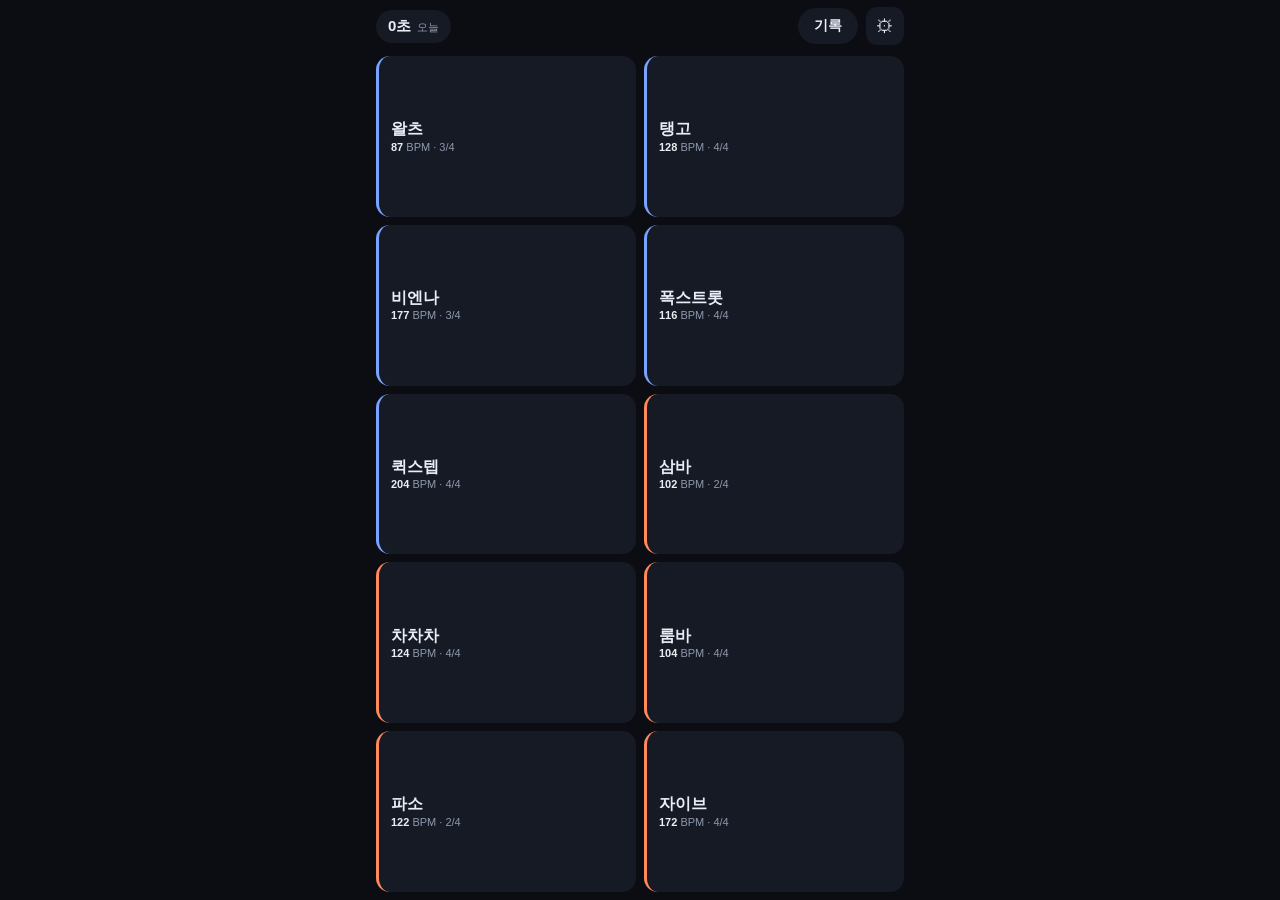
<file: index.html>
<!DOCTYPE html>
<html lang="ko">
<head>
<meta charset="utf-8">
<title>댄스스포츠 메트로놈</title>
<meta name="viewport" content="width=device-width, initial-scale=1, viewport-fit=cover">
<meta name="description" content="댄스스포츠 10종목 공식 템포 메트로놈. 예비박, 음성 카운트, 내 음원에 박자세기 얹기.">
<meta name="theme-color" content="#0b0d12">
<meta name="apple-mobile-web-app-capable" content="yes">
<meta name="apple-mobile-web-app-status-bar-style" content="black-translucent">
<meta name="apple-mobile-web-app-title" content="댄스 메트로놈">
<link rel="manifest" href="manifest.webmanifest">
<link rel="icon" type="image/svg+xml" href="icons/icon.svg">
<link rel="apple-touch-icon" href="icons/icon-180.png">
<link rel="stylesheet" href="styles.css">
</head>
<body>

<!-- ============================ 홈 = 종목 + 컨트롤 ============================ -->
<main id="view-home" class="view is-active">
  <div class="inapp" id="inapp-warn" hidden>
    <b>카카오톡 등 앱 안의 브라우저로 열렸습니다.</b>
    <span>여기서는 소리·화면이 제대로 동작하지 않고 홈 화면에 추가할 수도 없습니다.</span>
    <button id="inapp-open">브라우저에서 열기</button>
    <small id="inapp-hint"></small>
  </div>

  <header class="homebar">
    <button class="todaymini" id="today-card">
      <b id="today-val">0분</b><span id="today-sub">오늘</span>
    </button>
    <span class="spacer"></span>
    <button class="pillbtn" id="go-stats">기록</button>
    <button class="iconbtn sm" id="go-settings" aria-label="설정">⚙</button>
  </header>

  <div class="dancegrid" id="dancegrid"></div>

  <p class="note" id="silent-note" hidden>
    <b>소리가 안 나면</b> 아이폰 무음 모드를 해제하세요.
  </p>

  <!-- 선택한 종목의 컨트롤. 종목을 고르기 전에는 숨어 있다. -->
  <div class="dock" id="dock" hidden>
    <div class="dockhead">
      <span class="dockname" id="dock-name">—</span>
      <span class="dockbeats" id="beats"></span>
      <span class="dockcount" id="countin-num" hidden>8</span>
      <span class="dockbar" id="bar-num"></span>
    </div>

    <div class="docktempo">
      <button class="stepbtn" id="bpm-minus" aria-label="느리게">−</button>
      <div class="bpm-box">
        <div class="bpm-main">
          <input id="bpm-input" type="number" inputmode="numeric" min="20" max="400" value="120">
          <span class="unit">BPM</span>
        </div>
        <div class="bpm-sub" id="tempo-sub">— MPM · 100%</div>
      </div>
      <button class="stepbtn" id="bpm-plus" aria-label="빠르게">+</button>
    </div>

    <div class="slider-wrap">
      <div class="track"><i class="official" id="official-band"></i></div>
      <input id="pct-slider" type="range" min="40" max="120" step="1" value="100" aria-label="공식 대비 속도">
    </div>

    <div class="chips" id="pct-chips"></div>

    <div class="musicbar" id="musicbar" hidden>
      <div class="mrow">
        <span class="mname" id="m-name">—</span>
        <button class="linkbtn" id="m-edit">정렬</button>
        <button class="linkbtn" id="m-detach">해제</button>
      </div>
      <div class="mprog"><i id="m-fill"></i></div>
      <div class="mrow tiny">
        <span id="m-time">0:00</span>
        <span id="m-info"></span>
      </div>
    </div>

    <div class="transport">
      <button class="tbtn" id="btn-stop" aria-label="정지">■</button>
      <button class="tbtn play" id="btn-play" aria-label="시작">▶</button>
      <button class="tbtn labeled" id="btn-music" aria-label="내 음원 얹기">
        <span>♪</span><small>내 음원</small>
      </button>
    </div>
  </div>
</main>

<!-- ============================ 기록 ============================ -->
<main id="view-stats" class="view">
  <header class="topbar">
    <button class="iconbtn" id="stats-back" aria-label="뒤로">‹</button>
    <h1 class="brand"><b>연습 기록</b></h1>
    <span class="spacer"></span>
  </header>

  <div class="statcards" id="stat-cards"></div>

  <section class="group">
    <div class="grouphead">
      <h2>최근</h2>
      <div class="seg" id="range-seg">
        <button data-days="7" class="on">7일</button>
        <button data-days="30">30일</button>
      </div>
    </div>
    <div class="chart" id="chart"></div>
  </section>

  <section class="group">
    <h2>종목별</h2>
    <div class="bars" id="by-dance"></div>
  </section>

  <section class="group">
    <h2>하루 목표</h2>
    <div class="goalrow">
      <input id="goal-input" type="number" inputmode="numeric" min="1" max="600" value="30">
      <span>분</span>
      <button class="linkbtn" id="goal-save">저장</button>
    </div>
  </section>

  <div class="rowbtns">
    <button class="ghost" id="export-stats">내보내기</button>
    <button class="ghost" id="import-stats">불러오기</button>
    <button class="ghost danger" id="reset-stats">기록 삭제</button>
  </div>
  <input type="file" id="import-file" accept="application/json,.json" hidden>
</main>

<!-- ============================ 설정 시트 ============================ -->
<div class="backdrop" id="backdrop" hidden></div>

<section class="sheet" id="sheet-settings" hidden>
  <div class="sheethead">
    <h2>설정</h2>
    <button class="iconbtn" data-close aria-label="닫기">✕</button>
  </div>
  <div class="sheetbody">

    <div class="field" id="account-field" hidden>
      <label>계정</label>
      <div id="acct-signed-out">
        <input type="email" id="acct-email" placeholder="이메일 주소" inputmode="email" autocomplete="email">
        <div class="rowbtns">
          <button class="ghost" id="acct-send">로그인 링크 받기</button>
        </div>
        <p class="hint">비밀번호가 없습니다. 이메일로 받은 링크를 누르면 바로 로그인됩니다.<br>
          로그인하면 <b>연습 기록·설정·음원 정렬</b>이 계정에 저장돼 다른 기기에서도 이어집니다.
          음원 파일과 녹음한 목소리는 이 폰에만 남습니다.</p>
      </div>
      <div id="acct-signed-in" hidden>
        <div class="acctrow">
          <span class="acctwho" id="acct-who"></span>
          <button class="linkbtn" id="acct-signout">로그아웃</button>
        </div>
        <div class="rowbtns">
          <button class="ghost" id="acct-sync">지금 동기화</button>
        </div>
      </div>
      <p class="hint" id="acct-status"></p>
    </div>

    <div class="field">
      <label>목소리</label>
      <div class="radios" id="voice-list"></div>
      <div class="rowbtns">
        <button class="ghost" id="voice-preview">미리듣기</button>
      </div>
      <p class="hint" id="voice-hint"></p>
    </div>

    <div class="field">
      <label>카운트 방식</label>
      <div class="seg wrap" id="count-style"></div>
    </div>

    <div class="field">
      <label>예비박</label>
      <div class="seg wrap" id="countin-mode"></div>
      <p class="hint" id="countin-hint"></p>
    </div>

    <div class="field">
      <label>클릭음</label>
      <div class="seg wrap" id="theme-seg"></div>
    </div>

    <div class="field">
      <label>볼륨</label>
      <div class="vol"><span>클릭</span><input type="range" id="vol-click" min="0" max="100" value="90"></div>
      <div class="vol"><span>음성</span><input type="range" id="vol-voice" min="0" max="100" value="90"></div>
      <div class="vol"><span>음원</span><input type="range" id="vol-music" min="0" max="100" value="80"></div>
    </div>

    <div class="field">
      <label class="switch">
        <input type="checkbox" id="opt-simple"><span></span>
        <em>심플 모드<small>분할박 없이 1박만 강조</small></em>
      </label>
      <label class="switch">
        <input type="checkbox" id="opt-phrase" checked><span></span>
        <em>8마디 프레이즈 강조<small>8마디마다 첫 박을 더 세게</small></em>
      </label>
      <label class="switch">
        <input type="checkbox" id="opt-wake" checked><span></span>
        <em>화면 켜두기<small>연습 중 화면이 꺼지지 않게</small></em>
      </label>
    </div>

    <div class="field">
      <p class="hint">버전 <b id="app-version">—</b>
        · 화면이 이상하거나 옛날 그대로면
        <button class="linkbtn" id="force-refresh">새로 받기</button></p>
    </div>

  </div>
</section>

<!-- ============================ 음원 시트 ============================ -->
<section class="sheet" id="sheet-music" hidden>
  <div class="sheethead">
    <h2>음원에 박자세기 얹기</h2>
    <button class="iconbtn" data-close aria-label="닫기">✕</button>
  </div>
  <div class="sheetbody">

    <div class="field">
      <button class="bigbtn" id="pick-file">폰에서 음원 고르기</button>
      <input type="file" id="music-file" accept="audio/*" hidden>
      <p class="hint">파일 앱에 있는 mp3·m4a·wav만 됩니다. 애플뮤직·스포티파이 스트리밍 곡은 열 수 없습니다.</p>
    </div>

    <div class="field" id="saved-wrap" hidden>
      <label>저장된 곡</label>
      <div class="tracklist" id="track-list"></div>
    </div>

    <div id="align-panel" hidden>
      <div class="field">
        <label>정렬 — 곡을 들으면서 박에 맞춰 탭</label>
        <p class="hint">첫 탭이 <b>마디의 1박</b>이 되도록 하세요. 4번 이상이면 계산되고, 8번이면 더 정확합니다.</p>
        <div class="rowbtns">
          <button class="ghost" id="align-play">▶ 듣기</button>
          <button class="ghost" id="align-reset">다시</button>
        </div>
        <button class="tapbtn" id="tap-pad">
          <b id="tap-count">0</b>
          <span>탭</span>
        </button>
        <div class="alignresult" id="align-result">아직 계산 전</div>
      </div>

      <div class="field" id="tune-wrap" hidden>
        <label>미세조정</label>
        <div class="tunerow">
          <span>템포</span>
          <button class="ghost" data-bpm="-0.1">−0.1</button>
          <b id="tune-bpm">—</b>
          <button class="ghost" data-bpm="0.1">+0.1</button>
        </div>
        <div class="tunerow">
          <span>시작점</span>
          <button class="ghost" data-off="-0.01">−10ms</button>
          <b id="tune-off">—</b>
          <button class="ghost" data-off="0.01">+10ms</button>
        </div>
        <div class="tunerow">
          <span>배속 보정</span>
          <button class="ghost" data-scale="0.5">÷2</button>
          <button class="ghost" data-scale="2">×2</button>
        </div>
        <div class="tunerow">
          <span>시작 마디</span>
          <button class="ghost" data-bar="-1">−1</button>
          <b id="tune-bar">1</b>
          <button class="ghost" data-bar="1">+1</button>
        </div>
        <label class="switch">
          <input type="checkbox" id="music-loop"><span></span>
          <em>곡 반복<small>끝나면 시작 마디부터 다시</small></em>
        </label>
      </div>

      <div class="rowbtns">
        <button class="bigbtn" id="align-apply">이 곡으로 연습하기</button>
      </div>
    </div>

  </div>
</section>

<!-- ============================ 녹음 시트 ============================ -->
<section class="sheet" id="sheet-record" hidden>
  <div class="sheethead">
    <h2>다른 목소리로 바꾸기</h2>
    <button class="iconbtn" data-close aria-label="닫기">✕</button>
  </div>
  <div class="sheetbody">
    <p class="hint">기본 목소리로도 충분하다면 여기는 안 보셔도 됩니다.
      음절 13개를 파일로 넣거나 직접 녹음하면 그 목소리로 바뀝니다.
      일부만 바꿔도 되고, 없는 음절은 기본 목소리로 채워집니다.</p>
    <div class="field">
      <label>팩 이름</label>
      <input type="text" id="pack-name" value="내 목소리" maxlength="20">
    </div>
    <div class="recstage" id="rec-stage" hidden>
      <div class="recprog" id="rec-prog"></div>
      <div class="recword" id="rec-word">원</div>
      <button class="recbtn" id="rec-btn">누르고 말하기</button>
      <div class="rowbtns">
        <button class="ghost" id="rec-prev">이전</button>
        <button class="ghost" id="rec-play">들어보기</button>
        <button class="ghost" id="rec-next">다음</button>
      </div>
      <p class="hint" id="rec-status"></p>
    </div>
    <div class="field">
      <label>파일로 넣기</label>
      <button class="ghost" id="import-voice">음성 파일 고르기</button>
      <input type="file" id="import-voice-file" accept="audio/*" multiple hidden>
      <p class="hint">파일 이름을 음절 키와 같게 하세요 — <b>1.wav, 2.wav … cha.wav, a.wav, and.wav, slow.wav, quick.wav</b></p>
    </div>
    <div class="field">
      <label>직접 녹음</label>
      <button class="ghost" id="rec-open">녹음 시작하기</button>
      <p class="hint">음절이 하나씩 뜹니다. 버튼을 <b>누르고 있는 동안</b> 녹음되고, 떼면 앞뒤 무음이 자동으로 잘립니다. 13개에 2분쯤 걸립니다.</p>
    </div>
    <div class="rowbtns">
      <button class="bigbtn" id="rec-done">완료</button>
    </div>
  </div>
</section>

<div class="toast" id="toast" hidden></div>

<script src="js/version.js"></script>
<script src="js/dances.js"></script>
<script src="js/voices.js"></script>
<script src="js/stats.js"></script>
<script src="js/audio.js"></script>
<script src="js/music.js"></script>
<script src="js/supabase-config.js"></script>
<script src="js/sync.js"></script>
<script src="js/app.js"></script>
</body>
</html>
</file>
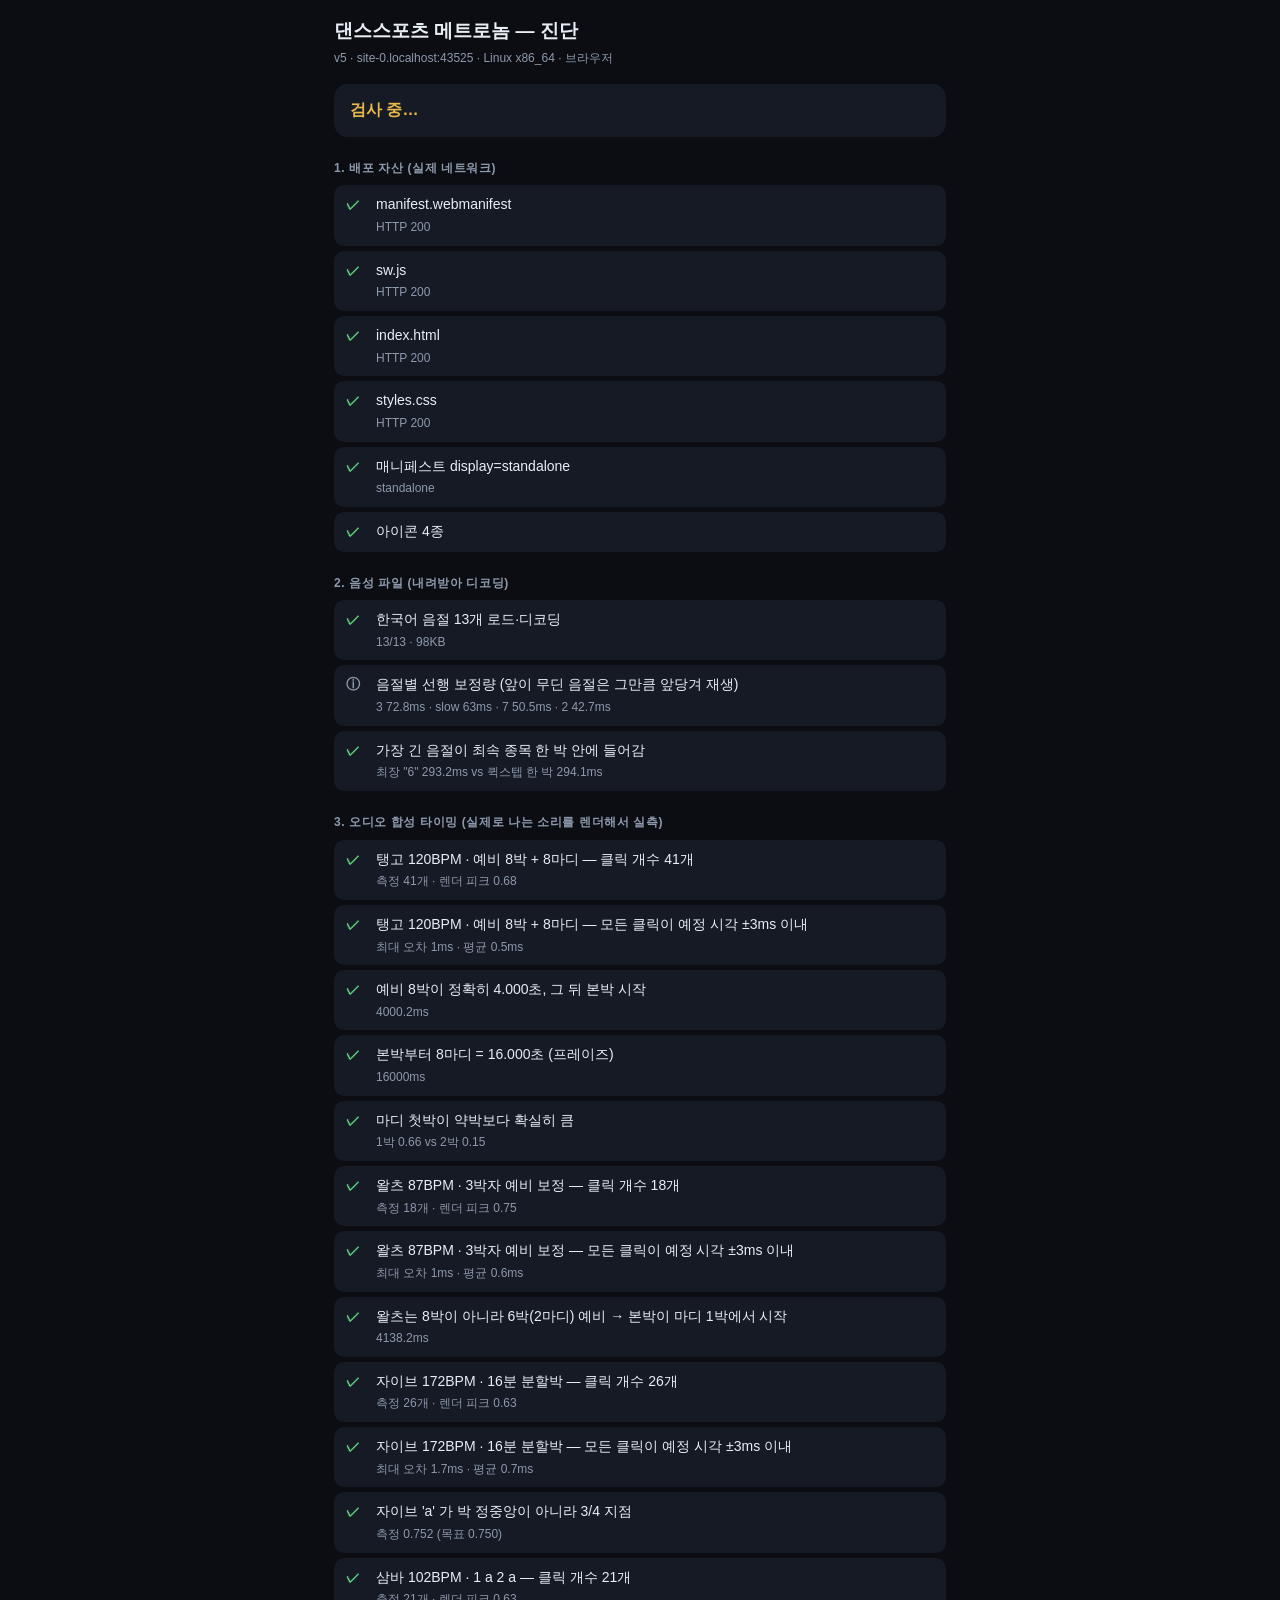
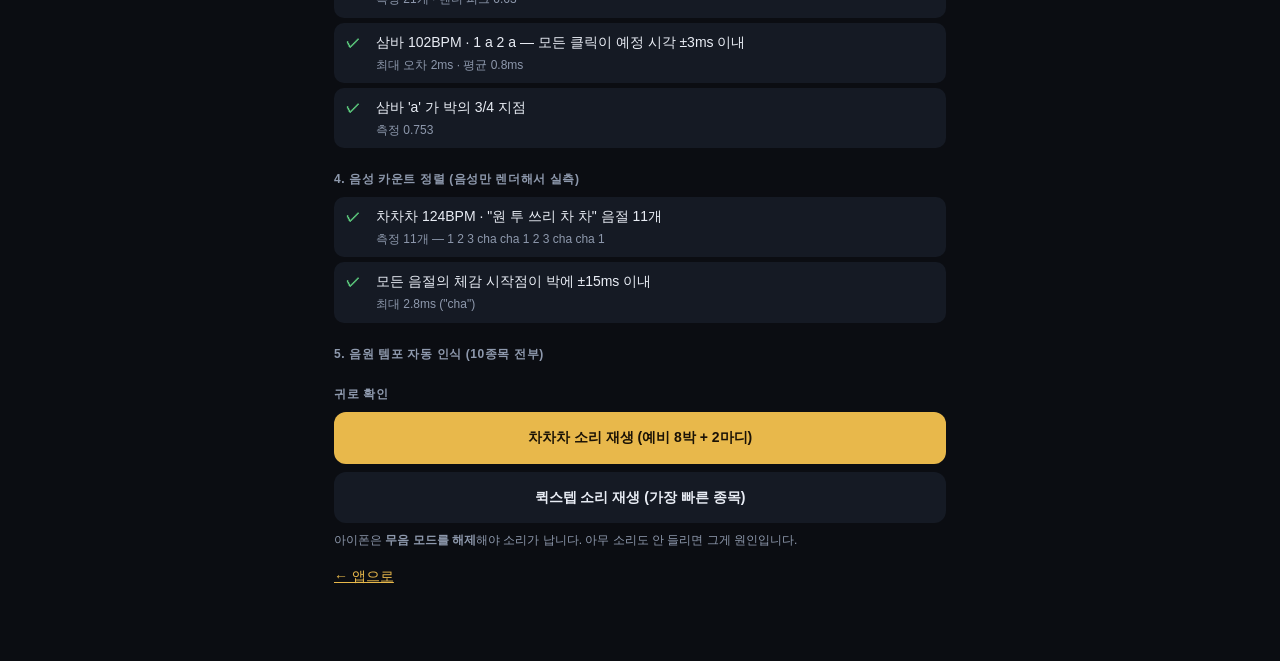
<file: diag.html>
<!DOCTYPE html>
<html lang="ko">
<head>
<meta charset="utf-8">
<title>진단</title>
<meta name="viewport" content="width=device-width, initial-scale=1, viewport-fit=cover">
<meta name="theme-color" content="#0b0d12">
<style>
  :root { --bg:#0b0d12; --panel:#151a24; --line:#2a3140; --txt:#e9edf5; --dim:#8e99ad;
          --ok:#5ecf7f; --bad:#ff6b6b; --warn:#e8b84b; }
  * { box-sizing:border-box; }
  body { margin:0; background:var(--bg); color:var(--txt); padding:16px 14px 60px;
         font:14px/1.55 -apple-system, BlinkMacSystemFont, "Apple SD Gothic Neo", "Malgun Gothic", "Segoe UI", sans-serif;
         max-width:640px; margin-inline:auto; }
  h1 { font-size:19px; margin:0 0 4px; }
  .sub { color:var(--dim); font-size:12px; margin-bottom:16px; }
  #summary { padding:14px 16px; border-radius:14px; background:var(--panel); margin-bottom:18px; font-weight:700; font-size:16px; }
  #summary.pass { color:var(--ok); } #summary.fail { color:var(--bad); } #summary.run { color:var(--warn); }
  h2 { font-size:12px; color:var(--dim); letter-spacing:.05em; margin:22px 0 8px; }
  .row { display:flex; gap:10px; padding:9px 12px; background:var(--panel); border-radius:10px; margin-bottom:5px; align-items:flex-start; }
  .badge { flex:0 0 auto; width:20px; font-weight:800; }
  .badge.ok { color:var(--ok); } .badge.bad { color:var(--bad); } .badge.info { color:var(--dim); }
  .what { flex:1; }
  .detail { color:var(--dim); font-size:12px; margin-top:2px; word-break:break-all; }
  button { font:inherit; color:inherit; border:none; border-radius:12px; background:var(--panel);
           padding:15px; width:100%; font-weight:700; cursor:pointer; margin-bottom:8px;
           touch-action:manipulation; -webkit-tap-highlight-color:transparent; }
  button.primary { background:var(--warn); color:#1a1206; }
  a { color:var(--warn); }
</style>
</head>
<body>
<h1>댄스스포츠 메트로놈 — 진단</h1>
<div class="sub" id="env"></div>
<div id="summary" class="run">검사 중…</div>
<div id="out"></div>

<h2>귀로 확인</h2>
<button class="primary" id="hear">차차차 소리 재생 (예비 8박 + 2마디)</button>
<button id="hear2">퀵스텝 소리 재생 (가장 빠른 종목)</button>
<div class="sub">아이폰은 <b>무음 모드를 해제</b>해야 소리가 납니다. 아무 소리도 안 들리면 그게 원인입니다.</div>
<p><a href="./">← 앱으로</a></p>

<script src="js/version.js"></script>
<script src="js/dances.js"></script>
<script src="js/voices.js"></script>
<script src="js/stats.js"></script>
<script src="js/audio.js"></script>
<script src="js/music.js"></script>
<script>
(function () {
  var out = document.getElementById('out');
  var pass = 0, fail = 0;
  var results = [];              // 자동화(CDP)가 읽어가는 기계용 결과
  var section = '';

  function add(state, what, detail) {
    if (state === 'ok') pass++; else if (state === 'bad') fail++;
    results.push({ section: section, state: state, what: what, detail: detail || '' });
    var d = document.createElement('div');
    d.className = 'row';
    d.innerHTML = '<span class="badge ' + state + '">' +
      (state === 'ok' ? '✓' : state === 'bad' ? '✕' : 'ⓘ') + '</span>' +
      '<span class="what">' + what + (detail ? '<div class="detail">' + detail + '</div>' : '') + '</span>';
    out.appendChild(d);
  }
  function head(t) { section = t; var h = document.createElement('h2'); h.textContent = t; out.appendChild(h); }
  function ok(cond, what, detail) { add(cond ? 'ok' : 'bad', what, detail); return cond; }
  function ms(x) { return (Math.round(x * 10000) / 10) + 'ms'; }

  var isIOS = /iPad|iPhone|iPod/.test(navigator.userAgent) ||
              (navigator.platform === 'MacIntel' && navigator.maxTouchPoints > 1);
  var standalone = window.matchMedia('(display-mode: standalone)').matches || navigator.standalone === true;
  document.getElementById('env').textContent =
    (DSM.VERSION || '?') + ' · ' + location.host + ' · ' + (isIOS ? 'iOS' : navigator.platform) +
    ' · ' + (standalone ? '홈 화면 앱' : '브라우저');

  /* ---------- 렌더된 PCM 에서 클릭 시작점 찾기 ---------- */
  function detectOnsets(data, rate, relThresh, refractoryMs) {
    var peakAll = 0, i;
    for (i = 0; i < data.length; i++) { var a = Math.abs(data[i]); if (a > peakAll) peakAll = a; }
    var th = peakAll * relThresh;
    var refr = Math.floor(refractoryMs / 1000 * rate);
    var res = [];
    i = 0;
    while (i < data.length) {
      if (Math.abs(data[i]) >= th) {
        var end = Math.min(data.length, i + refr);
        var pk = 0;
        for (var j = i; j < end; j++) { var b = Math.abs(data[j]); if (b > pk) pk = b; }
        res.push({ t: i / rate, peak: pk });
        i = end;
      } else i++;
    }
    return { onsets: res, peak: peakAll };
  }

  /* 실시간 재생과 같은 코드로 "이 시각에 클릭이 나야 한다"를 계산 */
  function expectedClicks(dance, bpm, opts, seconds) {
    var pat = DSM.Audio.buildPatterns(dance, opts);
    return DSM.Audio.plan(dance, bpm, opts, seconds)
      .filter(function (ev) { return ev.t < seconds; })
      .map(function (ev) { return { t: ev.t, snd: DSM.Audio.slotSound(pat, ev, opts.phraseAccent !== false) }; })
      .filter(function (e) { return !!e.snd.click; });
  }

  function timingCheck(danceId, bpm, opts, seconds, label) {
    var d = DSM.Dances.get(danceId);
    var exp = expectedClicks(d, bpm, opts, seconds);
    return DSM.Audio.renderOffline(d, bpm, opts, seconds, null).then(function (buf) {
      var r = detectOnsets(buf.getChannelData(0), buf.sampleRate, 0.06, 30);
      var got = r.onsets;
      if (!ok(got.length === exp.length,
              label + ' — 클릭 개수 ' + exp.length + '개',
              '측정 ' + got.length + '개 · 렌더 피크 ' + r.peak.toFixed(2))) {
        return null;
      }
      var maxDev = 0, sum = 0;
      for (var i = 0; i < exp.length; i++) {
        var dev = Math.abs(got[i].t - exp[i].t);
        if (dev > maxDev) maxDev = dev;
        sum += dev;
      }
      ok(maxDev < 0.003, label + ' — 모든 클릭이 예정 시각 ±3ms 이내',
         '최대 오차 ' + ms(maxDev) + ' · 평균 ' + ms(sum / exp.length));
      return { exp: exp, got: got };
    });
  }

  /* ---------- 실행 ---------- */
  /* 진단에는 오디오 장치가 필요 없다. 디코딩까지 OfflineAudioContext 로 처리하면
   * 헤드리스에서도 멈추지 않고, 아이폰에서 제스처 없이 AudioContext 를 만들지도 않는다.
   * 실시간 컨텍스트는 아래 "귀로 확인" 버튼을 눌렀을 때만 생긴다. */
  var OAC = window.OfflineAudioContext || window.webkitOfflineAudioContext;
  var decodeCtx = new OAC(1, 1, 44100);
  DSM.Voices.init(decodeCtx);
  var voiceBufs = {};

  head('1. 배포 자산 (실제 네트워크)');

  var assetJobs = ['manifest.webmanifest', 'sw.js', 'styles.css', 'index.html'].map(function (p) {
    return fetch(p, { cache: 'no-store' }).then(function (r) {
      return ok(r.ok, p, 'HTTP ' + r.status);
    }).catch(function (e) { return ok(false, p, e.message); });
  });

  Promise.all(assetJobs)
    .then(function () {
      return fetch('manifest.webmanifest').then(function (r) { return r.json(); }).then(function (m) {
        ok(m.display === 'standalone', '매니페스트 display=standalone', m.display);
        ok((m.icons || []).length >= 3, '아이콘 ' + (m.icons || []).length + '종');
      }).catch(function (e) { ok(false, '매니페스트 파싱', e.message); });
    })
    .then(function () {
      head('2. 음성 파일 (내려받아 디코딩)');
      var keys = DSM.Voices.SYLLABLES;
      var longest = 0, longestKey = '', total = 0, okCount = 0;
      return Promise.all(keys.map(function (k) {
        return fetch('audio/voices/ko-heami/' + k + '.wav')
          .then(function (r) { if (!r.ok) throw new Error('HTTP ' + r.status); return r.arrayBuffer(); })
          .then(function (ab) { total += ab.byteLength; return DSM.Voices.decode(ab.slice(0)); })
          .then(function (buf) {
            voiceBufs[k] = buf;
            okCount++;
            if (buf.duration > longest) { longest = buf.duration; longestKey = k; }
          })
          .catch(function (e) { add('bad', '음성 ' + k + '.wav', e.message); });
      })).then(function () {
        ok(okCount === keys.length, '한국어 음절 ' + keys.length + '개 로드·디코딩',
           okCount + '/' + keys.length + ' · ' + Math.round(total / 1024) + 'KB');
        // 파일 앞이 무디면 음절이 박보다 늦게 "들린다".
        // 절대 무음이 아니라 자기 피크의 25% 에 도달하는 시점(체감 시작점)으로 잰다.
        var leads = [];
        Object.keys(voiceBufs).forEach(function (k) {
          var b = voiceBufs[k], d = b.getChannelData(0);
          var pk = 0, i;
          for (i = 0; i < d.length; i++) { var v = Math.abs(d[i]); if (v > pk) pk = v; }
          for (i = 0; i < d.length && Math.abs(d[i]) < pk * 0.25; i++) { }
          leads.push({ k: k, lead: i / b.sampleRate });
        });
        leads.sort(function (a, b2) { return b2.lead - a.lead; });
        add('info', '음절별 선행 보정량 (앞이 무딘 음절은 그만큼 앞당겨 재생)',
            leads.slice(0, 4).map(function (x) { return x.k + ' ' + ms(x.lead); }).join(' · '));

        var qsBeat = 60 / DSM.Dances.get('quickstep').bpm.def;
        ok(longest <= qsBeat, '가장 긴 음절이 최속 종목 한 박 안에 들어감',
           '최장 "' + longestKey + '" ' + ms(longest) + ' vs 퀵스텝 한 박 ' + ms(qsBeat));
      });
    })
    .then(function () {
      head('3. 오디오 합성 타이밍 (실제로 나는 소리를 렌더해서 실측)');
      return timingCheck('tango', 120, { countInMode: '8', voiceStyleId: 'off' }, 20.2,
                         '탱고 120BPM · 예비 8박 + 8마디')
        .then(function (r) {
          if (!r) return;
          var mainStart = r.got[8].t;
          ok(Math.abs(mainStart - 4.0) < 0.003, '예비 8박이 정확히 4.000초, 그 뒤 본박 시작', ms(mainStart));
          var bar8 = r.got[8 + 32];   // 본박 첫 클릭 + 8마디(32박)
          ok(bar8 && Math.abs((bar8.t - mainStart) - 16.0) < 0.003,
             '본박부터 8마디 = 16.000초 (프레이즈)', bar8 ? ms(bar8.t - mainStart) : '없음');
          var a = r.got[8].peak, w = r.got[9].peak;
          ok(a > w * 1.2, '마디 첫박이 약박보다 확실히 큼',
             '1박 ' + a.toFixed(2) + ' vs 2박 ' + w.toFixed(2));
        });
    })
    .then(function () {
      return timingCheck('waltz', 87, { countInMode: '8', voiceStyleId: 'off' }, 12,
                         '왈츠 87BPM · 3박자 예비 보정').then(function (r) {
        if (!r) return;
        var six = 6 * (60 / 87);
        ok(Math.abs(r.got[6].t - six) < 0.003,
           '왈츠는 8박이 아니라 6박(2마디) 예비 → 본박이 마디 1박에서 시작', ms(r.got[6].t));
      });
    })
    .then(function () {
      return timingCheck('jive', 172, { countInMode: 'off', voiceStyleId: 'off' }, 6,
                         '자이브 172BPM · 16분 분할박').then(function (r) {
        if (!r) return;
        var beat = 60 / 172;
        // 3박(index 2) 뒤의 'a' 는 다음 박까지의 3/4 지점
        var third = r.got[2].t, a1 = r.got[3].t;
        var frac = (a1 - third) / beat;
        ok(Math.abs(frac - 0.75) < 0.02,
           "자이브 'a' 가 박 정중앙이 아니라 3/4 지점", '측정 ' + frac.toFixed(3) + ' (목표 0.750)');
      });
    })
    .then(function () {
      return timingCheck('samba', 102, { countInMode: 'off', voiceStyleId: 'off' }, 6,
                         '삼바 102BPM · 1 a 2 a').then(function (r) {
        if (!r) return;
        var beat = 60 / 102;
        var frac = (r.got[1].t - r.got[0].t) / beat;
        ok(Math.abs(frac - 0.75) < 0.02, "삼바 'a' 가 박의 3/4 지점", '측정 ' + frac.toFixed(3));
      });
    })
    .then(function () {
      head('4. 음성 카운트 정렬 (음성만 렌더해서 실측)');
      var cha = DSM.Dances.get('chacha');
      var opts = { countInMode: 'off', voiceStyleId: 'number', renderClicks: false };
      var exp = DSM.Audio.plan(cha, 124, opts, 4).filter(function (ev) { return ev.t < 4; });
      var pat = DSM.Audio.buildPatterns(cha, opts);
      var expV = exp.map(function (ev) { return { t: ev.t, v: DSM.Audio.slotSound(pat, ev, false).voice }; })
                    .filter(function (e) { return !!e.v; })
                    .map(function (e) {
                      // 실제로 들리게 되는 시각. 맨 처음 음절은 0 이전으로 못 당기므로
                      // 그 클램프까지 그대로 반영해서 비교한다.
                      var lead = DSM.Voices.leadOf(voiceBufs[e.v]);
                      return { t: Math.max(0, e.t - lead) + lead, v: e.v };
                    });
      return DSM.Audio.renderOffline(cha, 124, opts, 4, voiceBufs).then(function (buf) {
        // 보정과 같은 기준(피크의 25%)으로 재야 의미가 있다
        var r = detectOnsets(buf.getChannelData(0), buf.sampleRate, 0.25, 120);
        ok(r.onsets.length === expV.length,
           '차차차 124BPM · "원 투 쓰리 차 차" 음절 ' + expV.length + '개',
           '측정 ' + r.onsets.length + '개 — ' + expV.map(function (e) { return e.v; }).join(' '));
        if (r.onsets.length === expV.length) {
          var maxDev = 0, worstV = '';
          for (var i = 0; i < expV.length; i++) {
            var dev = Math.abs(r.onsets[i].t - expV[i].t);
            if (dev > maxDev) { maxDev = dev; worstV = expV[i].v; }
          }
          ok(maxDev < 0.015, '모든 음절의 체감 시작점이 박에 ±15ms 이내',
             '최대 ' + ms(maxDev) + ' ("' + worstV + '")');
        }
      });
    })
    .then(function () {
      head('5. 음원 템포 자동 인식 (10종목 전부)');
      // 템포를 아는 음원을 만들어서 인식기가 그 값을 되찾는지 본다.
      // 공식 템포와 "70% 로 느리게 만든 연습용" 두 가지를 모두 확인한다 —
      // 느린 음원을 두 배로 잘못 올리는 것이 이런 인식기의 대표적인 실수다.
      var cases = [];
      DSM.Dances.list.forEach(function (d) {
        cases.push({ d: d, bpm: d.bpm.def, tag: '공식' });
        cases.push({ d: d, bpm: Math.round(d.bpm.def * 0.7), tag: '70% 연습용' });
      });

      var failed = [], worst = 0, lines = [];
      return cases.reduce(function (chain, c) {
        return chain.then(function () {
          var opts = { countInMode: 'off', voiceStyleId: 'off' };
          return DSM.Audio.renderOffline(c.d, c.bpm, opts, 24, null).then(function (buf) {
            var r = DSM.Music.detectTempo(buf, c.d);
            var name = c.d.ko + ' ' + c.bpm + 'BPM(' + c.tag + ')';
            if (!r) { failed.push(name + ' 인식실패'); return; }
            var err = Math.abs(r.bpm - c.bpm);
            if (err > worst) worst = err;
            // 다운비트는 마디 경계에서 재야 한다 (한 바퀴 돌아온 것도 정답)
            var bar = 60 / c.bpm * c.d.beatsPerBar;
            var off = Math.min(r.offset % bar, bar - (r.offset % bar));
            if (err > 1.5) failed.push(name + ' → ' + r.bpm.toFixed(1));
            else if (off > 0.05) failed.push(name + ' 다운비트 ' + ms(off));
            else lines.push(c.d.short + (c.tag === '공식' ? '' : '·70%'));
          });
        });
      }, Promise.resolve()).then(function () {
        ok(failed.length === 0, '20개 음원 모두 템포·다운비트 인식 성공',
           failed.length ? failed.join(' / ') : '최대 오차 ' + worst.toFixed(2) + ' BPM · ' + lines.length + '건');
      });
    })
    .then(function () {
      head('6. 이 기기의 지원 현황');
      ok(!!(window.AudioContext || window.webkitAudioContext), 'Web Audio 지원');
      ok(!!OAC, '오프라인 렌더 지원 (이 진단이 쓰는 기능)');
      ok('wakeLock' in navigator, '화면 꺼짐 방지 (Wake Lock)',
         ('wakeLock' in navigator) ? '지원' : 'iOS 16.4 미만이면 미지원 — 자동 잠금 시간을 늘리세요');
      ok(typeof MediaRecorder !== 'undefined', '내 목소리 녹음 (MediaRecorder)');
      ok(!!window.indexedDB, '음원·목소리 저장 (IndexedDB)');
      ok('serviceWorker' in navigator, '오프라인 캐시 (Service Worker)');
      add(isIOS ? 'info' : 'info', '진동 피드백',
          isIOS ? 'iOS는 웹 진동 미지원 — 화면 표시로 대체했습니다' : (navigator.vibrate ? '지원' : '미지원'));
      if (isIOS) add('info', '무음 모드', '무음이면 소리가 나지 않습니다. 측면 스위치나 제어센터에서 해제하세요.');
      add(standalone ? 'ok' : 'info', standalone ? '홈 화면 앱으로 실행 중' : '브라우저로 실행 중',
          standalone ? ''
            : (isIOS ? 'Safari 공유 → 홈 화면에 추가 하면 전체화면 앱이 됩니다'
                     : '브라우저 메뉴(⋮) → 앱 설치 / 홈 화면에 추가'));
      add('info', '브라우저', navigator.userAgent);

      if ('serviceWorker' in navigator && location.protocol === 'https:') {
        return navigator.serviceWorker.getRegistrations().then(function (rs) {
          add(rs.length ? 'ok' : 'info',
              rs.length ? '서비스워커 등록됨 — 오프라인 동작' : '서비스워커 미등록',
              rs.length ? '' : '앱(/)을 한 번 열면 등록됩니다');
          return caches.keys().then(function (ks) {
            if (!ks.length) return;
            return caches.open(ks[0]).then(function (c) {
              return c.keys().then(function (reqs) {
                add('ok', '캐시된 파일 ' + reqs.length + '개', ks.join(', '));
              });
            });
          });
        }).catch(function () { });
      }
    })
    .then(finish, function (e) {
      add('bad', '진단 중 오류', (e && e.message) || String(e));
      finish();
    });

  function finish() {
    var s = document.getElementById('summary');
    var t = (fail === 0 ? 'ALL PASS' : 'FAILURES') + '  pass=' + pass + '  fail=' + fail;
    s.textContent = fail === 0 ? '전부 통과 — ' + pass + '개 검사' : fail + '개 실패 / ' + pass + '개 통과';
    s.className = fail === 0 ? 'pass' : 'fail';
    document.title = t;
    window.__diag = { done: true, pass: pass, fail: fail, rows: results };
  }

  /* ---------- 귀로 확인 ---------- */
  function hear(danceId, bpm) {
    DSM.Audio.init();
    var c = DSM.Audio.context();
    if (c.state === 'suspended') c.resume();
    DSM.Voices.init(c).then(function () { return DSM.Voices.select('ko-heami'); }).then(function () {
      var d = DSM.Dances.get(danceId);
      DSM.Audio.start(d, bpm, {
        theme: 'click', phraseAccent: true, simple: false,
        countInMode: '8', voiceStyleId: null
      });
      var bars = 0;
      DSM.Audio.onTick(function (ev) {
        if (ev.phase === 'main' && ev.slot === 0) { bars++; if (bars > 2) DSM.Audio.stop(); }
      });
    });
  }
  document.getElementById('hear').addEventListener('click', function () { hear('chacha', 124); });
  document.getElementById('hear2').addEventListener('click', function () { hear('quickstep', 204); });
})();
</script>
</body>
</html>
</file>
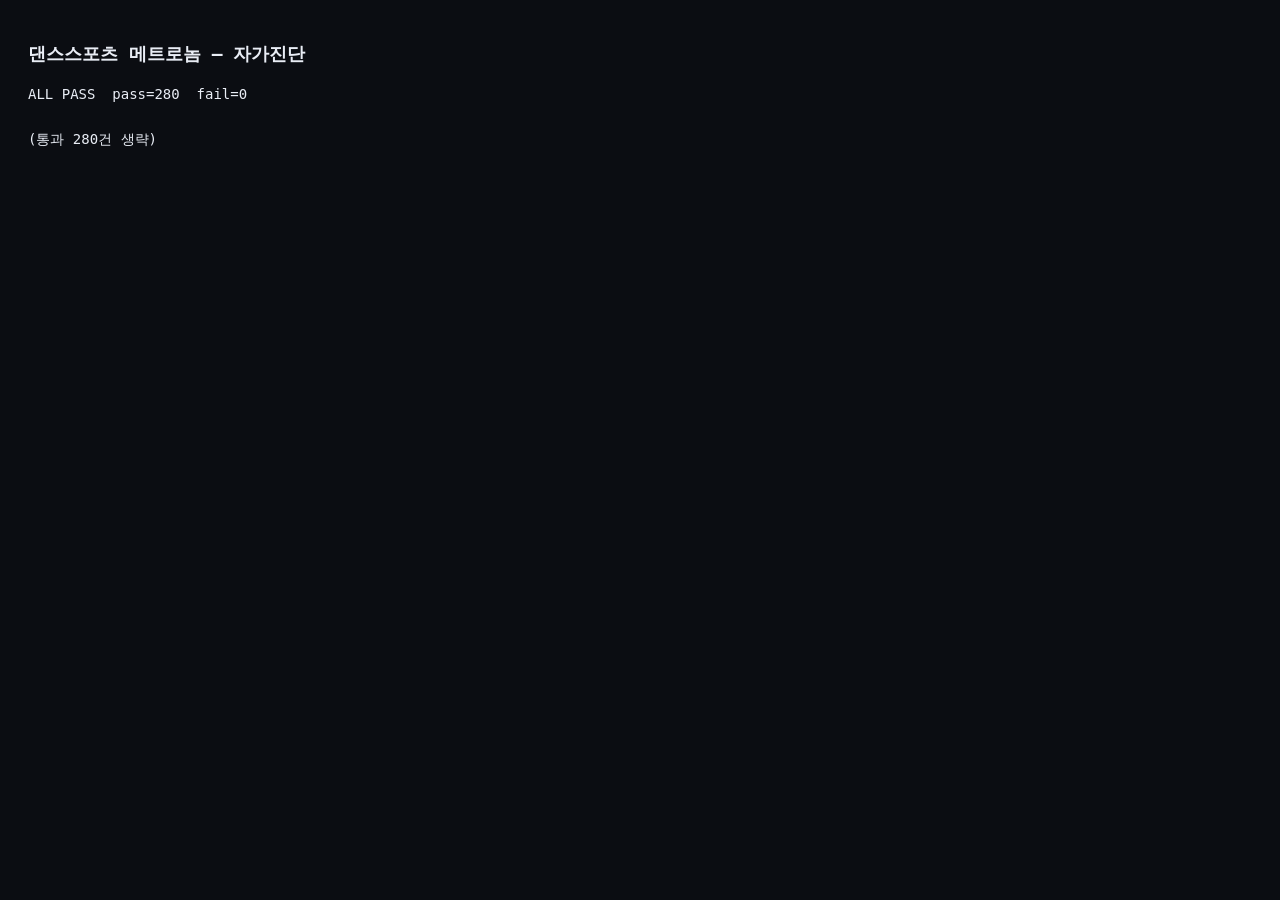
<file: tools/selftest.html>
<!DOCTYPE html>
<html lang="ko">
<head>
<meta charset="utf-8">
<title>자가진단</title>
<style>
  body { background:#0b0d12; color:#e9edf5; font:14px/1.6 ui-monospace, Menlo, Consolas, monospace; padding:20px; }
  .ok { color:#7ddc8e; } .bad { color:#ff6b6b; }
  h1 { font-size:18px; } pre { white-space:pre-wrap; }
</style>
</head>
<body>
<h1>댄스스포츠 메트로놈 — 자가진단</h1>
<pre id="out">실행 중…</pre>

<script src="../js/dances.js"></script>
<script src="../js/voices.js"></script>
<script src="../js/stats.js"></script>
<script src="../js/audio.js"></script>
<script src="../js/music.js"></script>
<script>
(function () {
  var lines = [], pass = 0, fail = 0;

  function ok(cond, label, detail) {
    if (cond) { pass++; lines.push('PASS  ' + label); }
    else { fail++; lines.push('FAIL  ' + label + (detail ? '   -> ' + detail : '')); }
  }
  function near(a, b, eps) { return Math.abs(a - b) < (eps || 1e-9); }

  var D = DSM.Dances;

  /* ---- 1. 종목 데이터 ---- */
  ok(D.list.length === 10, '종목 10개', D.list.length);
  ok(D.list.filter(function (d) { return d.style === 'standard'; }).length === 5, '스탠다드 5종목');
  ok(D.list.filter(function (d) { return d.style === 'latin'; }).length === 5, '라틴 5종목');

  var EXPECT = {
    waltz: [3, 29, 87], tango: [4, 32, 128], vwaltz: [3, 59, 177],
    foxtrot: [4, 29, 116], quickstep: [4, 51, 204],
    samba: [2, 51, 102], chacha: [4, 31, 124], rumba: [4, 26, 104],
    paso: [2, 61, 122], jive: [4, 43, 172]
  };
  Object.keys(EXPECT).forEach(function (id) {
    var d = D.get(id), e = EXPECT[id];
    ok(!!d, '종목 존재: ' + id);
    if (!d) return;
    ok(d.beatsPerBar === e[0], id + ' 박자 ' + e[0], d.beatsPerBar);
    ok(d.mpm.def === e[1], id + ' 기본 MPM ' + e[1], d.mpm.def);
    ok(d.bpm.def === e[2], id + ' 기본 BPM ' + e[2], d.bpm.def);
    ok(d.bpm.def === d.mpm.def * d.beatsPerBar, id + ' BPM = MPM x 박자수');
  });

  /* ---- 2. 패턴 길이 / 음절 키 ---- */
  var SYL = DSM.Voices.SYLLABLES;
  D.list.forEach(function (d) {
    ok(d.click.length === d.slotsPerBar, d.id + ' 클릭 패턴 길이 = ' + d.slotsPerBar, d.click.length);
    ok(D.simpleClick(d).length === d.slotsPerBar, d.id + ' 심플 패턴 길이');
    d.voiceStyles.forEach(function (v) {
      ok(v.seq.length === d.slotsPerBar, d.id + '/' + v.id + ' 음성 시퀀스 길이', v.seq.length);
      var badKey = null;
      v.seq.forEach(function (k) { if (k && SYL.indexOf(k) < 0) badKey = k; });
      ok(badKey === null, d.id + '/' + v.id + ' 음절 키가 모두 실재', badKey);
    });
    d.click.forEach(function (c) {
      ok(c === '' || 'AMws'.indexOf(c) >= 0, d.id + ' 클릭 음색 키 유효: "' + c + '"');
    });
  });

  /* ---- 3. 예비박: 반드시 마디 경계에 맞아야 한다 ---- */
  ['8', '4', 'bars2', 'off'].forEach(function (mode) {
    D.list.forEach(function (d) {
      var n = D.resolveCountIn(d, mode);
      ok(n % d.beatsPerBar === 0, d.id + ' 예비박(' + mode + ')이 마디 배수', n);
      ok(n <= 8, d.id + ' 예비박(' + mode + ') <= 8 (음절 1~8 로 셀 수 있어야)', n);
    });
  });
  ok(D.resolveCountIn(D.get('waltz'), '8') === 6, '왈츠 8박 요청 -> 6박(2마디)로 보정', D.resolveCountIn(D.get('waltz'), '8'));
  ok(D.resolveCountIn(D.get('vwaltz'), '8') === 6, '비엔나왈츠 8박 요청 -> 6박');
  ok(D.resolveCountIn(D.get('tango'), '8') === 8, '탱고 8박 = 2마디');
  ok(D.resolveCountIn(D.get('samba'), '8') === 8, '삼바 8박 = 4마디');
  ok(D.resolveCountIn(D.get('waltz'), '4') === 3, '왈츠 4박 요청 -> 3박(1마디)');
  ok(D.resolveCountIn(D.get('tango'), 'off') === 0, '예비박 끄기');

  /* ---- 4. 타이밍 산술 ---- */
  var tango = D.get('tango');
  ok(near(D.tickSeconds(tango, 120), 0.5), '탱고 120BPM 한 박 = 0.5초', D.tickSeconds(tango, 120));
  ok(near(D.barSeconds(tango, 120), 2.0), '탱고 120BPM 한 마디 = 2.0초');
  ok(near(D.barSeconds(tango, 120) * 8, 16.0), '8마디 프레이즈 = 16.0초');

  var qs = D.get('quickstep');
  ok(near(60 / D.barSeconds(qs, qs.bpm.def), 51), '퀵스텝 204BPM 60초 = 51마디', 60 / D.barSeconds(qs, qs.bpm.def));

  /* 분할박은 박의 3/4 지점에 와야 한다 (정중앙 아님) */
  var jive = D.get('jive');
  ok(jive.tpb === 4 && jive.click[11] === 's', '자이브 3박 뒤 a 가 16분 3번째 칸(3/4 지점)');
  ok(jive.click[15] === 's', '자이브 4박 뒤 a');
  var samba = D.get('samba');
  ok(samba.tpb === 4 && samba.click[3] === 's' && samba.click[7] === 's', '삼바 a 가 각 박의 3/4 지점');
  ok(near(D.tickSeconds(samba, 102) * 3, 60 / 102 * 0.75), '삼바 a 위치 = 박의 3/4');

  /* ---- 5. 스케줄러 위치 진행 (실제 코드 경로) ---- */
  var pl = DSM.Audio.plan(tango, 120, { countInMode: '8' }, 20);
  var ci = pl.filter(function (e) { return e.phase === 'countin'; });
  ok(ci.length === 8, '탱고 예비박 이벤트 8개', ci.length);
  var firstMain = null;
  for (var i = 0; i < pl.length; i++) { if (pl[i].phase === 'main') { firstMain = pl[i]; break; } }
  ok(firstMain && near(firstMain.t, 4.0), '예비 8박(4.0초) 뒤 본박 시작', firstMain && firstMain.t);
  ok(firstMain && firstMain.slot === 0 && firstMain.bar === 0, '본박 첫 이벤트가 1마디 1박');

  var bar8 = null;
  for (var j = 0; j < pl.length; j++) {
    if (pl[j].phase === 'main' && pl[j].bar === 8 && pl[j].slot === 0) { bar8 = pl[j]; break; }
  }
  ok(bar8 && near(bar8.t - firstMain.t, 16.0), '본박 시작부터 8마디까지 정확히 16.0초', bar8 && (bar8.t - firstMain.t));

  /* 왈츠: 6박 예비 뒤 본박이 마디 1박에서 시작 (8박이면 어긋난다) */
  var wz = D.get('waltz');
  var pw = DSM.Audio.plan(wz, 90, { countInMode: '8' }, 12);
  var wci = pw.filter(function (e) { return e.phase === 'countin'; });
  ok(wci.length === 6, '왈츠 예비박 6개', wci.length);
  var wMain = null;
  for (var k = 0; k < pw.length; k++) { if (pw[k].phase === 'main') { wMain = pw[k]; break; } }
  ok(wMain && wMain.slot === 0, '왈츠 본박이 1박에서 시작');
  ok(wMain && near(wMain.t, 6 * (60 / 90)), '왈츠 예비 6박 = 4.0초', wMain && wMain.t);

  /* 자이브: 16분 격자에서도 마디가 4박마다 넘어가야 한다 */
  var pj = DSM.Audio.plan(jive, 172, { countInMode: 'off' }, 10);
  var jBar1 = null;
  for (var m = 0; m < pj.length; m++) { if (pj[m].bar === 1 && pj[m].slot === 0) { jBar1 = pj[m]; break; } }
  ok(jBar1 && near(jBar1.t, 60 / 172 * 4), '자이브 2마디 시작 = 4박 뒤', jBar1 && jBar1.t);

  /* 8마디 프레이즈 반복 */
  var phraseHeads = pl.filter(function (e) { return e.phase === 'main' && e.slot === 0 && e.bar % 8 === 0; });
  ok(phraseHeads.length >= 1, '프레이즈 머리 이벤트 존재');

  /* ---- 6. 기록 유틸 ---- */
  ok(DSM.Stats.fmt(45) === '45초', 'fmt 45초', DSM.Stats.fmt(45));
  ok(DSM.Stats.fmt(600) === '10분', 'fmt 10분', DSM.Stats.fmt(600));
  ok(DSM.Stats.fmt(3600) === '1시간', 'fmt 1시간', DSM.Stats.fmt(3600));
  ok(DSM.Stats.fmt(4500) === '1시간 15분', 'fmt 1시간 15분', DSM.Stats.fmt(4500));
  ok(/^\d{4}-\d{2}-\d{2}$/.test(DSM.Stats.dayKey()), 'dayKey 형식', DSM.Stats.dayKey());

  /* ---- 7. 음성 팩 ---- */
  ok(SYL.length === 13, '음절 키 13개', SYL.length);
  ['1', '2', '3', '4', '5', '6', '7', '8', 'cha', 'a', 'and', 'slow', 'quick'].forEach(function (k) {
    ok(SYL.indexOf(k) >= 0, '음절 키 포함: ' + k);
  });
  ok(DSM.Voices.getBuffer('1') === null, '로드 전 getBuffer 는 null 반환(스케줄러가 안전하게 건너뜀)');

  /* ---- 결과 ---- */
  var head = (fail === 0 ? 'ALL PASS' : 'FAILURES') + '  pass=' + pass + '  fail=' + fail;
  document.getElementById('out').textContent = head + '\n\n' +
    lines.filter(function (l) { return l.indexOf('FAIL') === 0; }).join('\n') +
    (fail ? '\n\n' : '') + '(통과 ' + pass + '건 생략)';
  document.title = head;
})();
</script>
</body>
</html>
</file>
<file: styles.css>
/* 댄스스포츠 메트로놈 — 세로 화면, 큰 터치 타깃, 다크 고정 */

:root {
  --bg: #0b0d12;
  --panel: #151a24;
  --panel2: #1e2530;
  --line: #2a3140;
  --txt: #e9edf5;
  --dim: #8e99ad;
  --accent: #e8b84b;
  --std: #7aa2ff;
  --lat: #ff8a5c;
  --danger: #ff6b6b;
  --r: 16px;
  --pad: 16px;
  --safe-b: env(safe-area-inset-bottom, 0px);
  --safe-t: env(safe-area-inset-top, 0px);
}

* { box-sizing: border-box; }

/* [hidden] 은 브라우저 기본 스타일이라, 클래스에 display 를 지정하면 그쪽이 이긴다.
   .sheet 와 .dock 에 display:flex 를 준 탓에 숨겨야 할 시트가 화면에 남아
   아래 버튼들의 탭을 가로막고 있었다. 전역으로 못 박아 둔다. */
[hidden] { display: none !important; }

html, body {
  margin: 0;
  padding: 0;
  background: var(--bg);
  color: var(--txt);
  font-family: -apple-system, BlinkMacSystemFont, "Apple SD Gothic Neo", "Malgun Gothic",
               "Segoe UI", Roboto, sans-serif;
  -webkit-font-smoothing: antialiased;
  overscroll-behavior: none;
}

body { min-height: 100vh; }

button, input {
  font: inherit;
  color: inherit;
  touch-action: manipulation;      /* 더블탭 확대 방지 */
  -webkit-tap-highlight-color: transparent;
}
button { cursor: pointer; border: none; background: none; }

/* ---------------- 뷰 전환 ---------------- */
.view { display: none; }
.view.is-active { display: block; }

#view-stats {
  padding: calc(var(--safe-t) + 8px) var(--pad) calc(var(--safe-b) + 32px);
  max-width: 560px;
  margin: 0 auto;
}

/* 홈 = 종목 버튼 + 컨트롤. 한 화면에서 끝나도록 세로를 꽉 채운다. */
#view-home.is-active {
  display: flex;
  flex-direction: column;
  height: 100vh;
  height: 100dvh;
  padding: calc(var(--safe-t) + 4px) var(--pad) calc(var(--safe-b) + 8px);
  max-width: 560px;
  margin: 0 auto;
  gap: 8px;
}

/* ---------------- 상단바 ---------------- */
.topbar {
  display: flex;
  align-items: center;
  gap: 10px;
  min-height: 52px;
}
.brand { font-size: 17px; line-height: 1.25; margin: 0; font-weight: 500; color: var(--dim); flex: 1; }
.brand b { color: var(--txt); font-weight: 700; font-size: 20px; }
.spacer { flex: 1; }

.iconbtn {
  width: 44px; height: 44px;
  border-radius: 12px;
  background: var(--panel);
  color: var(--txt);
  font-size: 22px;
  display: grid; place-items: center;
  flex: 0 0 auto;
}
.iconbtn:active { background: var(--panel2); }

.pillbtn {
  padding: 9px 16px;
  border-radius: 999px;
  background: var(--panel);
  color: var(--txt);
  font-size: 14px;
  font-weight: 600;
}

/* ---------------- 인앱 브라우저 경고 ---------------- */
.inapp {
  flex: 0 0 auto;
  background: #3a2418;
  border: 1px solid #6b4423;
  border-radius: 14px;
  padding: 12px 14px;
  margin-bottom: 8px;
  display: flex; flex-direction: column; gap: 6px;
}
.inapp b { font-size: 14px; color: var(--accent); }
.inapp span { font-size: 12px; color: var(--dim); line-height: 1.5; }
.inapp small { font-size: 11px; color: var(--dim); line-height: 1.5; }
.inapp button {
  background: var(--accent); color: #1a1206;
  border-radius: 10px; padding: 11px; font-size: 14px; font-weight: 700;
  margin-top: 2px;
}

/* ---------------- 홈 상단바 ---------------- */
.homebar { display: flex; align-items: center; gap: 8px; min-height: 44px; flex: 0 0 auto; }
.todaymini {
  display: flex; align-items: baseline; gap: 6px;
  padding: 7px 12px; border-radius: 999px; background: var(--panel);
}
.todaymini b { font-size: 15px; font-weight: 700; }
.todaymini span { font-size: 11px; color: var(--dim); }
.iconbtn.sm { width: 38px; height: 38px; font-size: 18px; border-radius: 11px; }

/* ---------------- 종목 버튼 ----------------
   10개가 스크롤 없이 한 화면에 들어가야 한다. 남는 세로 공간을 균등하게 나눠 갖는다. */
.dancegrid {
  flex: 1 1 auto;
  min-height: 0;
  display: grid;
  grid-template-columns: 1fr 1fr;
  grid-auto-rows: 1fr;
  gap: 8px;
}

.tile {
  background: var(--panel);
  border-radius: 14px;
  padding: 10px 12px;
  text-align: left;
  min-height: 52px;
  display: flex; flex-direction: column; justify-content: center; gap: 2px;
  border-left: 3px solid var(--line);
  position: relative;
  overflow: hidden;
}
.tile:active { background: var(--panel2); }
.tile.std { border-left-color: var(--std); }
.tile.lat { border-left-color: var(--lat); }
.tile .tname { font-size: 16px; font-weight: 700; line-height: 1.15; }
.tile .tmeta { font-size: 11px; color: var(--dim); }
.tile .tmeta b { color: var(--txt); font-weight: 600; }

.tile.on { background: var(--panel2); box-shadow: inset 0 0 0 2px var(--accent); }
.tile.on .tname { color: var(--accent); }
/* 재생 중인 종목은 마디 첫 박마다 한 번 번쩍인다 */
.tile .pulse {
  position: absolute; inset: 0; background: var(--accent);
  opacity: 0; pointer-events: none;
}
.tile.beat .pulse { opacity: .16; transition: none; }
.tile .pulse { transition: opacity .28s ease-out; }

.note {
  font-size: 13px; color: var(--dim); line-height: 1.6;
  background: var(--panel); border-radius: 12px; padding: 12px 14px;
}
.note b { color: var(--txt); }
.note.tiny { background: none; padding: 4px 2px; font-size: 12px; }

/* ---------------- 컨트롤 독 ---------------- */
.dock {
  flex: 0 0 auto;
  background: var(--panel);
  border-radius: 18px;
  padding: 10px 12px 12px;
  display: flex; flex-direction: column; gap: 8px;
}

.dockhead { display: flex; align-items: center; gap: 10px; min-height: 30px; }
.dockname { font-size: 15px; font-weight: 700; flex: 0 0 auto; }
.dockbar { font-size: 11px; color: var(--dim); margin-left: auto; flex: 0 0 auto; }

.dockbeats { display: flex; gap: 7px; align-items: center; flex: 1; justify-content: center; }
.beat {
  width: 22px; height: 22px; border-radius: 50%;
  background: var(--panel2);
  display: grid; place-items: center;
  font-size: 10px; font-weight: 700; color: var(--dim);
  transition: transform .06s ease-out, background .18s, color .18s;
  flex: 0 0 auto;
}
.beat.sub { width: 8px; height: 8px; font-size: 0; background: var(--line); }
.beat.on { background: var(--accent); color: #1a1206; transform: scale(1.25); transition: none; }
.beat.sub.on { background: var(--accent); transform: scale(1.5); }
.beat.head.on { background: #fff; color: #111; }
/* 예비박 중에는 점 대신 남은 수를 크게 보여준다 */
.dockcount {
  flex: 1; text-align: center;
  font-size: 26px; font-weight: 800; line-height: 1;
  color: var(--accent); font-variant-numeric: tabular-nums;
}

.docktempo { display: flex; align-items: center; gap: 10px; }

.bpm-row { display: flex; align-items: center; gap: 12px; }
.stepbtn {
  width: 54px; height: 54px;
  border-radius: 17px;
  background: var(--panel2);
  font-size: 28px; font-weight: 300;
  display: grid; place-items: center;
  flex: 0 0 auto;
  user-select: none; -webkit-user-select: none;
}
.stepbtn:active { background: var(--accent); color: #1a1206; }

.bpm-box { flex: 1; text-align: center; }
.bpm-main { display: flex; align-items: baseline; justify-content: center; gap: 4px; }
#bpm-input {
  width: 3.2ch;
  background: none; border: none; padding: 0;
  font-size: 36px; font-weight: 800; letter-spacing: -0.03em;
  text-align: right;
  font-variant-numeric: tabular-nums;
  -moz-appearance: textfield;
}
#bpm-input::-webkit-outer-spin-button,
#bpm-input::-webkit-inner-spin-button { -webkit-appearance: none; margin: 0; }
#bpm-input:focus { outline: none; color: var(--accent); }
.unit { font-size: 13px; color: var(--dim); font-weight: 600; }
.bpm-sub { font-size: 12px; color: var(--dim); margin-top: 2px; }

.slider-wrap { position: relative; height: 34px; }
.slider-wrap .track {
  position: absolute; left: 0; right: 0; top: 50%;
  height: 6px; margin-top: -3px;
  background: var(--line); border-radius: 3px; overflow: hidden;
}
.slider-wrap .official { position: absolute; top: 0; bottom: 0; background: rgba(232,184,75,.4); }
#pct-slider {
  position: absolute; inset: 0;
  width: 100%; height: 34px; margin: 0;
  background: none; -webkit-appearance: none; appearance: none;
}
#pct-slider::-webkit-slider-thumb {
  -webkit-appearance: none;
  width: 28px; height: 28px; border-radius: 50%;
  background: var(--txt);
  box-shadow: 0 2px 8px rgba(0,0,0,.5);
}
#pct-slider::-moz-range-thumb {
  width: 28px; height: 28px; border-radius: 50%;
  background: var(--txt); border: none;
}

.chips { display: flex; gap: 6px; }
.chips button {
  flex: 1; height: 34px; border-radius: 10px;
  background: var(--panel2); color: var(--dim);
  font-size: 12px; font-weight: 600;
}
.chips button.on { background: var(--accent); color: #1a1206; }

/* ---------------- 음원 바 ---------------- */
.musicbar { background: var(--panel2); border-radius: 12px; padding: 10px 12px; }
.mrow { display: flex; align-items: center; gap: 10px; }
.mname { flex: 1; font-size: 13px; font-weight: 600; overflow: hidden; text-overflow: ellipsis; white-space: nowrap; }
.mrow.tiny { font-size: 11px; color: var(--dim); margin-top: 6px; justify-content: space-between; }
.mprog { height: 4px; background: var(--line); border-radius: 2px; margin-top: 8px; overflow: hidden; }
.mprog i { display: block; height: 100%; width: 0; background: var(--lat); }
.linkbtn { font-size: 12px; color: var(--accent); font-weight: 600; padding: 4px; }
.linkbtn.subtle { display: block; margin-top: 10px; color: var(--dim); font-weight: 500; padding: 6px 2px; }
.linkbtn.subtle:active { color: var(--accent); }

/* ---------------- 재생 컨트롤 (엄지 위치) ---------------- */
.transport {
  display: flex; align-items: center; justify-content: center; gap: 16px;
  padding-top: 2px;
}
.tbtn {
  width: 56px; height: 56px; border-radius: 19px;
  background: var(--panel2);
  font-size: 20px;
  display: grid; place-items: center;
}
.tbtn:active { background: var(--line); }
/* ♪ 만으로는 뭔지 알기 어려워 글자를 붙인다 */
.tbtn.labeled { display: flex; flex-direction: column; gap: 1px; font-size: 17px; line-height: 1; }
.tbtn.labeled small { font-size: 9px; color: var(--dim); font-weight: 600; }
.tbtn.has-music small { color: var(--lat); }
.tbtn.play {
  width: 76px; height: 76px; border-radius: 26px;
  background: var(--accent); color: #1a1206;
  font-size: 30px;
}
.tbtn.play.on { background: var(--txt); }
.tbtn.has-music { color: var(--lat); }

/* ---------------- 기록 ---------------- */
.statcards { display: grid; grid-template-columns: repeat(3, 1fr); gap: 10px; margin: 6px 0 22px; }
.statcard { background: var(--panel); border-radius: 14px; padding: 12px 10px; text-align: center; }
.statcard b { display: block; font-size: 20px; font-weight: 700; }
.statcard span { font-size: 11px; color: var(--dim); }

.seg { display: flex; gap: 6px; background: var(--panel); border-radius: 10px; padding: 3px; }
.seg.wrap { flex-wrap: wrap; }
.seg button {
  padding: 8px 14px; border-radius: 8px;
  font-size: 13px; font-weight: 600; color: var(--dim);
  flex: 1; white-space: nowrap;
}
.seg button.on { background: var(--panel2); color: var(--txt); }

.chart { display: flex; align-items: flex-end; gap: 4px; height: 132px; padding: 6px 0; }
.chart .cbar { flex: 1; display: flex; flex-direction: column; justify-content: flex-end; height: 100%; gap: 4px; }
.chart .cbar i { display: block; background: var(--line); border-radius: 3px; min-height: 3px; }
.chart .cbar.has i { background: var(--accent); }
.chart .cbar.today i { background: var(--std); }
.chart .cbar span { font-size: 9px; color: var(--dim); text-align: center; }

.bars { display: flex; flex-direction: column; gap: 8px; }
.brow { display: flex; align-items: center; gap: 10px; font-size: 13px; }
.brow .bname { width: 84px; flex: 0 0 auto; color: var(--dim); }
.brow .bfill { flex: 1; height: 8px; background: var(--line); border-radius: 4px; overflow: hidden; }
.brow .bfill i { display: block; height: 100%; border-radius: 4px; }
.brow .bval { width: 62px; text-align: right; font-size: 12px; color: var(--dim); }

.goalrow { display: flex; align-items: center; gap: 10px; background: var(--panel); border-radius: 12px; padding: 12px 14px; }
.goalrow input { width: 72px; background: var(--panel2); border: none; border-radius: 8px; padding: 10px; text-align: center; font-size: 17px; font-weight: 700; }
.goalrow input:focus { outline: 2px solid var(--accent); }

.rowbtns { display: flex; gap: 8px; margin-top: 14px; }
.ghost {
  flex: 1; padding: 13px 10px; border-radius: 12px;
  background: var(--panel); color: var(--txt);
  font-size: 14px; font-weight: 600;
}
.ghost:active { background: var(--panel2); }
.ghost.danger { color: var(--danger); }

.bigbtn {
  width: 100%; padding: 16px; border-radius: 14px;
  background: var(--accent); color: #1a1206;
  font-size: 16px; font-weight: 700;
}
.bigbtn:disabled { background: var(--panel); color: var(--dim); }

/* ---------------- 시트 ---------------- */
.backdrop {
  position: fixed; inset: 0; background: rgba(0,0,0,.6);
  z-index: 40; backdrop-filter: blur(2px);
}
.sheet {
  position: fixed; left: 0; right: 0; bottom: 0;
  z-index: 41;
  background: var(--bg);
  border-radius: 20px 20px 0 0;
  max-height: 88vh;
  display: flex; flex-direction: column;
  box-shadow: 0 -8px 40px rgba(0,0,0,.6);
  animation: rise .22s ease-out;
}
@keyframes rise { from { transform: translateY(24px); opacity: 0; } }
.sheethead {
  display: flex; align-items: center; gap: 10px;
  padding: 14px var(--pad) 10px;
  border-bottom: 1px solid var(--line);
}
.sheethead h2 { flex: 1; margin: 0; font-size: 17px; }
.sheetbody {
  overflow-y: auto;
  -webkit-overflow-scrolling: touch;
  padding: 16px var(--pad) calc(var(--safe-b) + 28px);
}

.field { margin-bottom: 24px; }
/* :not(.switch) 가 꼭 필요하다. 이 선택자(0,1,1)가 .switch(0,1,0)를 이겨서
   토글 행이 display:block 으로 덮이면, 스위치가 인라인이 되어 크기가 무시되고
   0x0 으로 사라진다. 글꼴까지 라벨용으로 바뀌어 글씨가 겹쳐 보인다. */
.field > label:not(.switch) { display: block; font-size: 12px; color: var(--dim); font-weight: 600; margin-bottom: 8px; letter-spacing: .03em; }
.field input[type=text],
.field input[type=email] { width: 100%; background: var(--panel); border: none; border-radius: 12px; padding: 14px; font-size: 15px; }
.field input[type=text]:focus,
.field input[type=email]:focus { outline: 2px solid var(--accent); }

.acctrow { display: flex; align-items: center; gap: 10px; background: var(--panel); border-radius: 12px; padding: 13px 14px; }
.acctwho { flex: 1; font-size: 14px; overflow: hidden; text-overflow: ellipsis; white-space: nowrap; }
.hint { font-size: 12px; color: var(--dim); line-height: 1.6; margin: 8px 0 0; }
.hint b { color: var(--txt); }

.radios { display: flex; flex-direction: column; gap: 6px; }
.radios button {
  display: flex; align-items: center; gap: 10px;
  padding: 13px 14px; border-radius: 12px;
  background: var(--panel); text-align: left; font-size: 15px;
}
.radios button.on { background: var(--panel2); box-shadow: inset 0 0 0 1.5px var(--accent); }
.radios button .rname { flex: 1; }
.radios button .rmeta { font-size: 11px; color: var(--dim); }
.radios button .rdel { color: var(--danger); font-size: 12px; padding: 4px 6px; }

.vol { display: flex; align-items: center; gap: 12px; margin-bottom: 10px; }
.vol span { width: 40px; font-size: 13px; color: var(--dim); }
.vol input { flex: 1; -webkit-appearance: none; appearance: none; height: 30px; background: none; }
.vol input::-webkit-slider-runnable-track { height: 6px; background: var(--line); border-radius: 3px; }
.vol input::-webkit-slider-thumb {
  -webkit-appearance: none; width: 24px; height: 24px; border-radius: 50%;
  background: var(--txt); margin-top: -9px;
}
.vol input::-moz-range-track { height: 6px; background: var(--line); border-radius: 3px; }
.vol input::-moz-range-thumb { width: 24px; height: 24px; border-radius: 50%; background: var(--txt); border: none; }

.switch {
  display: flex; align-items: center; gap: 12px;
  padding: 12px 0; cursor: pointer;
}
.switch input { position: absolute; opacity: 0; pointer-events: none; }
.switch > span {
  width: 50px; height: 30px; border-radius: 15px;
  background: var(--line); position: relative; flex: 0 0 auto;
  transition: background .18s;
}
.switch > span::after {
  content: ""; position: absolute; top: 3px; left: 3px;
  width: 24px; height: 24px; border-radius: 50%; background: #fff;
  transition: transform .18s;
}
.switch input:checked + span { background: var(--accent); }
.switch input:checked + span::after { transform: translateX(20px); }
.switch em { font-style: normal; font-size: 15px; display: flex; flex-direction: column; gap: 2px; }
.switch em small { font-size: 11px; color: var(--dim); }

/* ---------------- 음원 정렬 ---------------- */
.tracklist { display: flex; flex-direction: column; gap: 6px; }
.tracklist button {
  display: flex; align-items: center; gap: 10px;
  padding: 13px 14px; border-radius: 12px; background: var(--panel); text-align: left;
}
.tracklist .tkname { flex: 1; font-size: 14px; overflow: hidden; text-overflow: ellipsis; white-space: nowrap; }
.tracklist .tkmeta { font-size: 11px; color: var(--dim); }
.tracklist .tkdel { color: var(--danger); font-size: 12px; padding: 4px 6px; }

.tapbtn {
  width: 100%; height: 120px; border-radius: 18px;
  background: var(--panel2); margin-top: 12px;
  display: flex; flex-direction: column; align-items: center; justify-content: center; gap: 2px;
}
.tapbtn:active { background: var(--accent); color: #1a1206; }
.tapbtn b { font-size: 40px; font-weight: 800; font-variant-numeric: tabular-nums; }
.tapbtn span { font-size: 12px; color: var(--dim); }
.tapbtn:active span { color: #1a1206; }

.alignresult {
  margin-top: 12px; padding: 12px 14px; border-radius: 12px;
  background: var(--panel); font-size: 13px; color: var(--dim); line-height: 1.6;
}
.alignresult b { color: var(--txt); font-size: 15px; }
.alignresult.good { box-shadow: inset 0 0 0 1.5px rgba(122,162,255,.5); }

.tunerow { display: flex; align-items: center; gap: 8px; margin-bottom: 8px; }
.tunerow > span { width: 66px; font-size: 12px; color: var(--dim); flex: 0 0 auto; }
.tunerow > b { flex: 1; text-align: center; font-size: 14px; font-variant-numeric: tabular-nums; }
.tunerow .ghost { flex: 0 0 auto; padding: 10px 12px; font-size: 13px; }

/* ---------------- 녹음 ---------------- */
.recstage { text-align: center; }
.recprog { font-size: 12px; color: var(--dim); margin-bottom: 6px; }
.recword { font-size: 54px; font-weight: 800; margin-bottom: 18px; letter-spacing: -.02em; }
.recbtn {
  width: 100%; height: 84px; border-radius: 20px;
  background: var(--panel2); font-size: 16px; font-weight: 700;
}
.recbtn.rec { background: var(--danger); color: #fff; }

/* ---------------- 토스트 ---------------- */
.toast {
  position: fixed; left: 50%; bottom: calc(var(--safe-b) + 90px);
  transform: translateX(-50%);
  background: var(--panel2); color: var(--txt);
  padding: 12px 18px; border-radius: 999px;
  font-size: 13px; font-weight: 600;
  z-index: 60; max-width: 90vw; text-align: center;
  box-shadow: 0 6px 24px rgba(0,0,0,.5);
  animation: rise .18s ease-out;
}

/* 화면이 짧으면 독을 더 납작하게 — 종목 버튼이 잘리지 않도록 */
@media (max-height: 700px) {
  .stepbtn { width: 46px; height: 46px; font-size: 24px; border-radius: 14px; }
  #bpm-input { font-size: 30px; }
  .tbtn { width: 48px; height: 48px; border-radius: 16px; }
  .tbtn.play { width: 64px; height: 64px; border-radius: 22px; font-size: 26px; }
  .slider-wrap { height: 28px; }
  #pct-slider { height: 28px; }
  .tile { min-height: 44px; }
}

@media (max-width: 340px) {
  .tile .tname { font-size: 15px; }
  .tbtn.play { width: 64px; height: 64px; }
  #bpm-input { font-size: 30px; }
}
</file>
